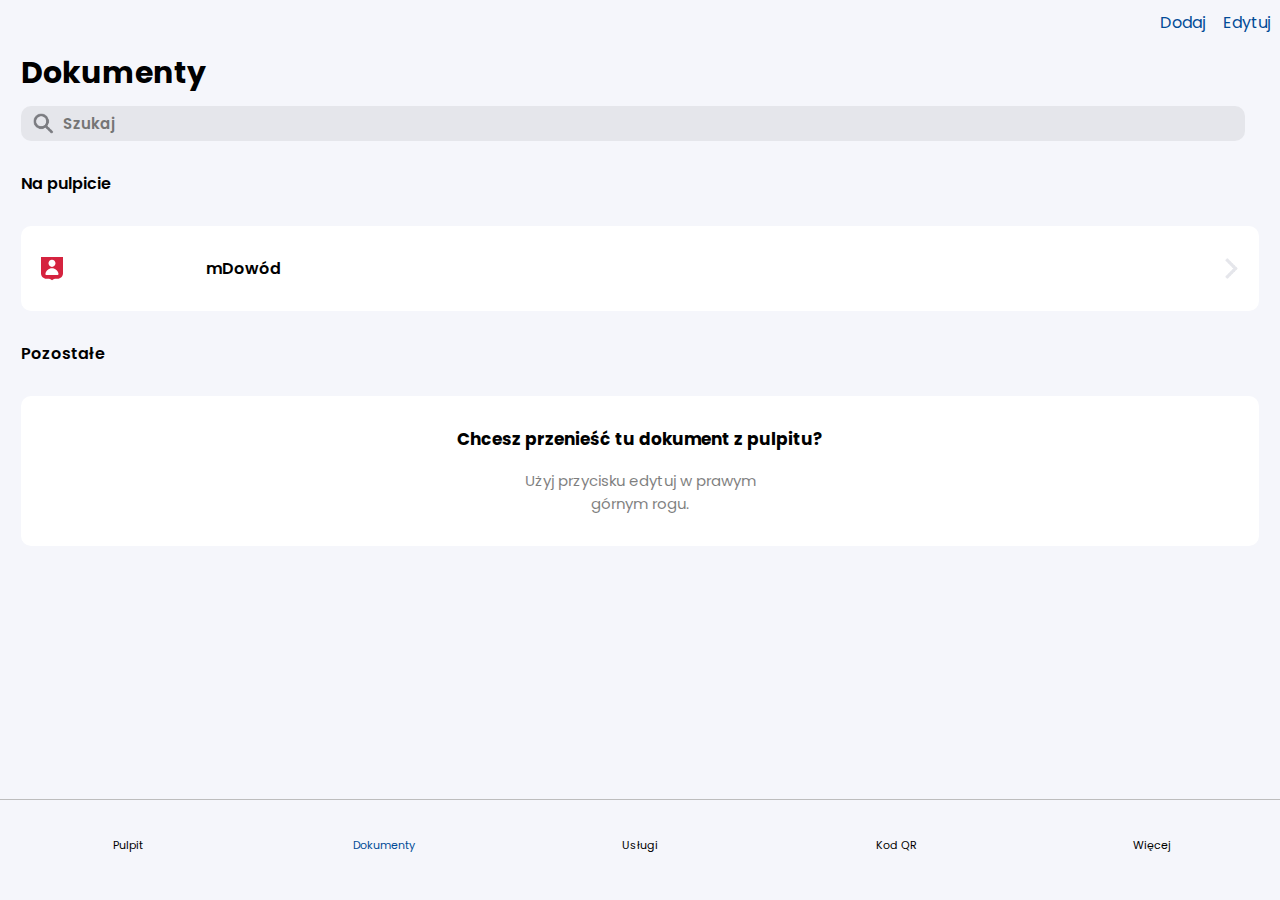
<file: dokumenty.html>
<head>
    <title>mObywatel</title>
    <meta charset="UTF-8">
    <link rel="stylesheet" href="assets/documents.css">
    <link rel="stylesheet" href="assets/main.css">
    <link rel="icon" type="image/x-icon" href="assets/images/favicon.png">
    <link rel="apple-touch-icon" href="assets/images/favicon.png">
    <link rel="shortcut icon" href="assets/images/favicon.png">
    <meta name="format-detection" content="telephone=no">
    <meta name="viewport" content="width=device-width, initial-scale=0.8, user-scalable=no">
    <meta name="mobile-web-app-capable" content="yes">
</head>
<body>
    <div class="bottom_bar">
        <div class="bottom_bar_grid">
            <div class="bottom_element_grid" send="home.html">
                <div class="bottom_element_image home"></div>
                <p class="bottom_element_text">Pulpit</p>
            </div>
            <div class="bottom_element_grid" send="dokumenty.html">
                <div class="bottom_element_image documents documents_open"></div>
                <p class="bottom_element_text open">Dokumenty</p>
            </div>
            <div class="bottom_element_grid" send="uslugi.html">
                <div class="bottom_element_image services"></div>
                <p class="bottom_element_text">Usługi</p>
            </div>
            <div class="bottom_element_grid" send="qr.html">
                <div class="bottom_element_image qr"></div>
                <p class="bottom_element_text">Kod QR</p>
            </div>
            <div class="bottom_element_grid" send="more.html">
                <div class="bottom_element_image more"></div>
                <p class="bottom_element_text">Więcej</p>
            </div>
        </div>
    </div>

    <div class="container">
        <p class="action_add action">Dodaj</p>
        <p class="action_edit action">Edytuj</p>
        <p class="main_title">Dokumenty</p>
        <div class="search_grid">
            <img class="search_icon" src="assets/images/search_icon.png">
            <input class="search" placeholder="Szukaj">
        </div>
        <p class="title">Na pulpicie</p>
        <div class="card" onclick="sendTo('index.html')">
            <img class="human" src="assets/images/human.png">
            <p class="title">mDowód</p>
            <img class="arrow" src="assets/images/arrow.png">
        </div>
        <p class="title">Pozostałe</p>
        <div class="other">
            <p class="other_title">Chcesz przenieść tu dokument z pulpitu?</p>
            <p class="other_subtitle">Użyj przycisku edytuj w prawym górnym rogu.</p>
        </div>
    </div>

    <script src="assets/bar.js"></script>
    <script src="assets/manifest.js"></script>
</body>
</file>
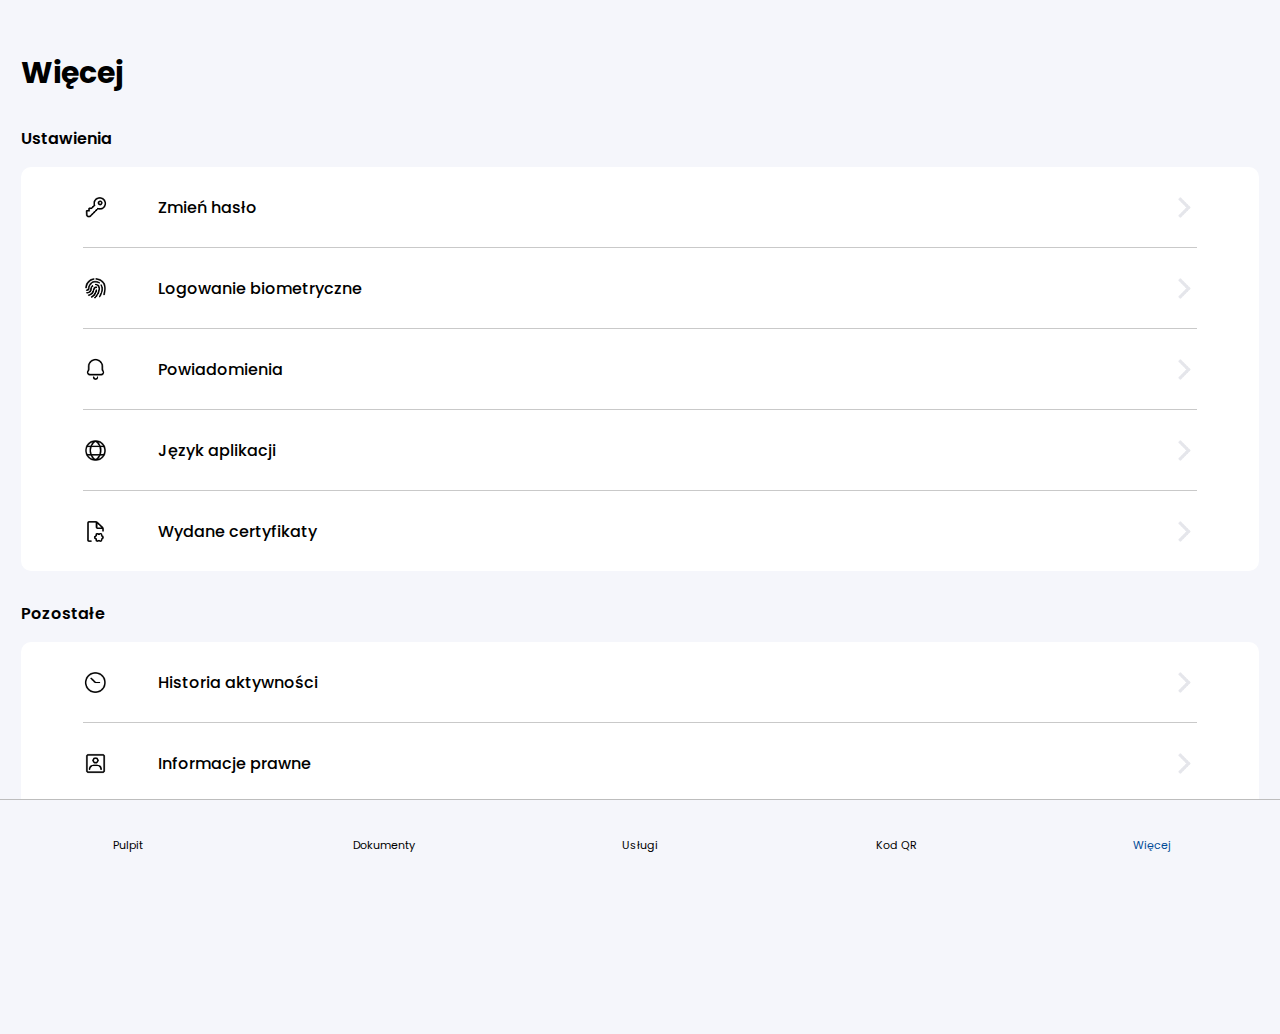
<file: more.html>
<head>
    <title>mObywatel</title>
    <meta charset="UTF-8">
    <link rel="stylesheet" href="assets/more.css">
    <link rel="stylesheet" href="assets/main.css">
    <link rel="icon" type="image/x-icon" href="assets/images/favicon.png">
    <link rel="apple-touch-icon" href="assets/images/favicon.png">
    <link rel="shortcut icon" href="assets/images/favicon.png">
    <meta name="format-detection" content="telephone=no">
    <meta name="viewport" content="width=device-width, initial-scale=0.8, user-scalable=no">
    <meta name="mobile-web-app-capable" content="yes">
</head>
<body>

    <div class="bottom_bar">
        <div class="bottom_bar_grid">
            <div class="bottom_element_grid" send="home.html">
                <div class="bottom_element_image home"></div>
                <p class="bottom_element_text">Pulpit</p>
            </div>
            <div class="bottom_element_grid" send="dokumenty.html">
                <div class="bottom_element_image documents"></div>
                <p class="bottom_element_text">Dokumenty</p>
            </div>
            <div class="bottom_element_grid" send="uslugi.html">
                <div class="bottom_element_image services"></div>
                <p class="bottom_element_text">Usługi</p>
            </div>
            <div class="bottom_element_grid" send="qr.html">
                <div class="bottom_element_image qr"></div>
                <p class="bottom_element_text">Kod QR</p>
            </div>
            <div class="bottom_element_grid" send="more">
                <div class="bottom_element_image more more_open"></div>
                <p class="bottom_element_text open">Więcej</p>
            </div>
        </div>
    </div>

    <div class="container">
        <p class="main_title">Więcej</p>
        <p class="title">Ustawienia</p>
        <div class="services_list">
            <div class="service">
                <img class="service_icon" src="assets/images/klucz.png">
                <p class="service_name">Zmień hasło</p>
                <img class="arrow" src="assets/images/arrow.png">
            </div>
            <div class="service">
                <img class="service_icon" src="assets/images/odcisk.png">
                <p class="service_name">Logowanie biometryczne</p>
                <img class="arrow" src="assets/images/arrow.png">
            </div>
            <div class="service">
                <img class="service_icon" src="assets/images/dzwoneczek.png">
                <p class="service_name">Powiadomienia</p>
                <img class="arrow" src="assets/images/arrow.png">
            </div>
            <div class="service">
                <img class="service_icon" src="assets/images/sieć.png">
                <p class="service_name">Język aplikacji</p>
                <img class="arrow" src="assets/images/arrow.png">
            </div>
            <div class="service" style="border: none;">
                <img class="service_icon" src="assets/images/plik.png">
                <p class="service_name">Wydane certyfikaty</p>
                <img class="arrow" src="assets/images/arrow.png">
            </div>
        </div>
        <p class="title">Pozostałe</p>
        <div class="services_list" style="margin-bottom: 150px;"  style="margin-bottom: 150px;">
            <div class="service">
                <img class="service_icon" src="assets/images/zegar.png">
                <p class="service_name">Historia aktywności</p>
                <img class="arrow" src="assets/images/arrow.png">
            </div>
            <div class="service">
                <img class="service_icon" src="assets/images/kontakt.png">
                <p class="service_name">Informacje prawne</p>
                <img class="arrow" src="assets/images/arrow.png">
            </div>
            <div class="service" style="border: none;">
                <img class="service_icon" src="assets/images/zapytania.png">
                <p class="service_name">Pomoc techniczna</p>
                <img class="arrow" src="assets/images/arrow.png">
            </div>
        </div>
    </div>
    </div>

    <script src="assets/bar.js"></script>
    <script src="assets/manifest.js"></script>
</body>
</file>
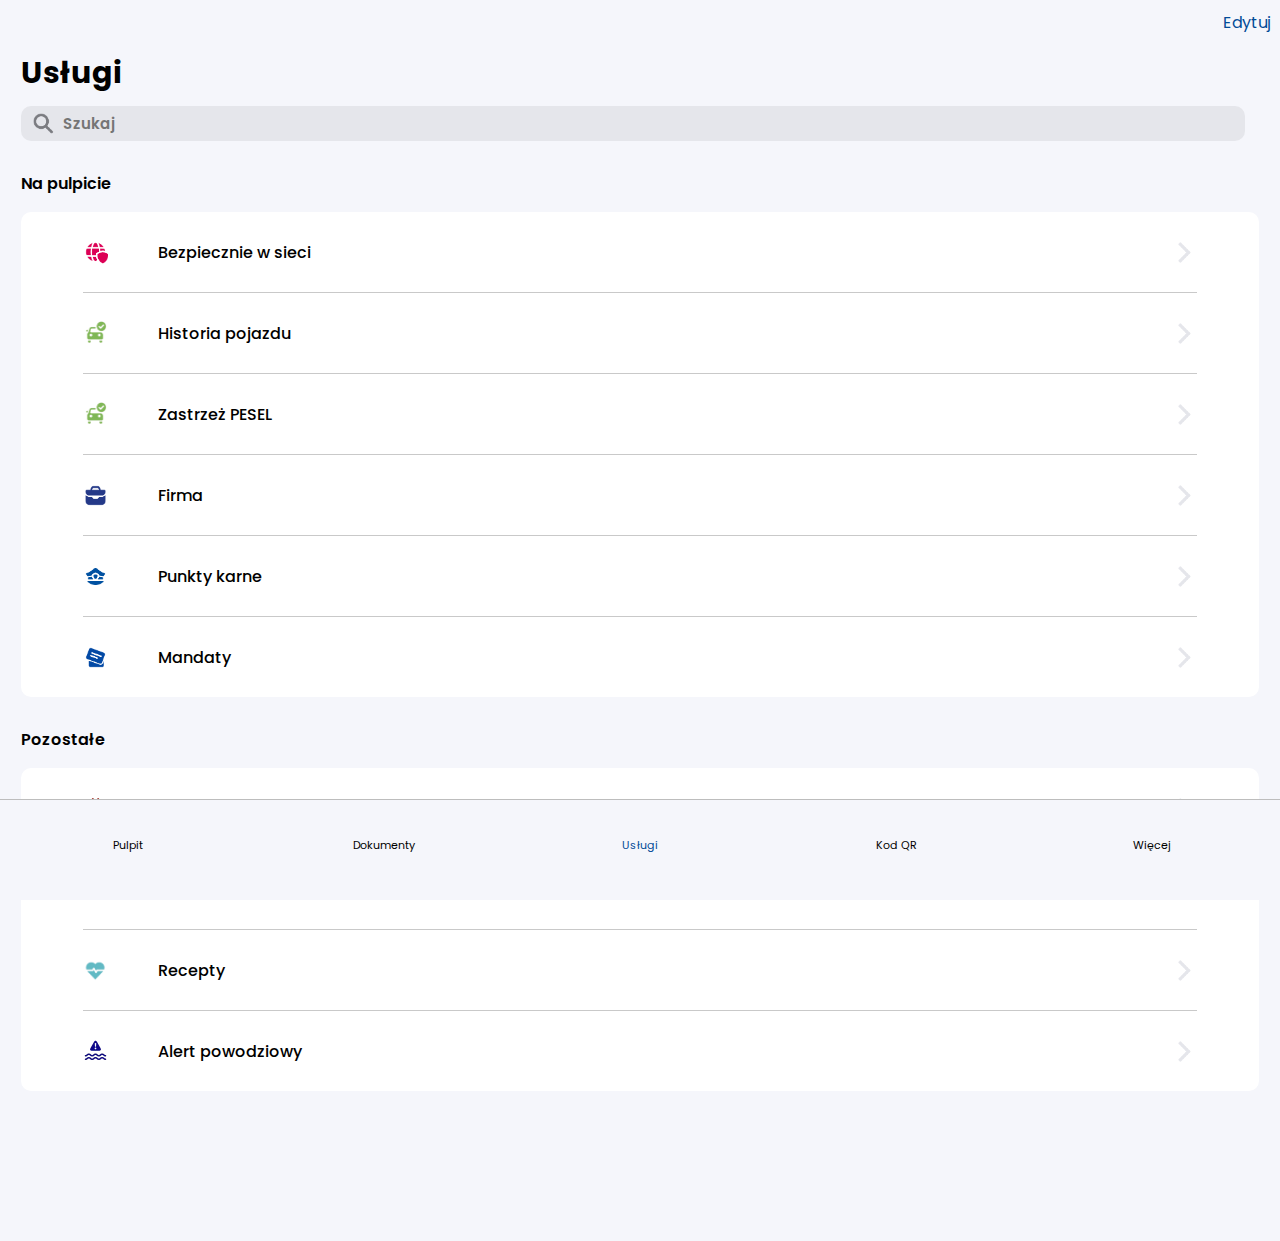
<file: uslugi.html>
<head>
    <title>mObywatel</title>
    <meta charset="UTF-8">
    <link rel="stylesheet" href="assets/services.css">
    <link rel="stylesheet" href="assets/main.css">
    <link rel="icon" type="image/x-icon" href="assets/images/favicon.png">
    <link rel="apple-touch-icon" href="assets/images/favicon.png">
    <link rel="shortcut icon" href="assets/images/favicon.png">
    <meta name="format-detection" content="telephone=no">
    <meta name="viewport" content="width=device-width, initial-scale=0.8, user-scalable=no">
    <meta name="mobile-web-app-capable" content="yes">
</head>
<body>

    <div class="bottom_bar">
        <div class="bottom_bar_grid">
            <div class="bottom_element_grid" send="home.html">
                <div class="bottom_element_image home"></div>
                <p class="bottom_element_text">Pulpit</p>
            </div>
            <div class="bottom_element_grid" send="dokumenty.html">
                <div class="bottom_element_image documents"></div>
                <p class="bottom_element_text">Dokumenty</p>
            </div>
            <div class="bottom_element_grid" send="uslugi.html">
                <div class="bottom_element_image services services_open"></div>
                <p class="bottom_element_text open">Usługi</p>
            </div>
            <div class="bottom_element_grid" send="qr.html">
                <div class="bottom_element_image qr"></div>
                <p class="bottom_element_text">Kod QR</p>
            </div>
            <div class="bottom_element_grid" send="more.html">
                <div class="bottom_element_image more"></div>
                <p class="bottom_element_text">Więcej</p>
            </div>
        </div>
    </div>

    <div class="container">
        <p class="action">Edytuj</p>
        <p class="main_title">Usługi</p>
        <div class="search_grid">
            <img class="search_icon" src="assets/images/search_icon.png">
            <input class="search" placeholder="Szukaj">
        </div>
        <p class="title">Na pulpicie</p>
        <div class="services_list">
            <div class="service">
                <img class="service_icon" src="assets/images/Bezpiecznie.png">
                <p class="service_name">Bezpiecznie w sieci</p>
                <img class="arrow" src="assets/images/arrow.png">
            </div>
            <div class="service">
                <img class="service_icon" src="assets/images/pojazd.png">
                <p class="service_name">Historia pojazdu</p>
                <img class="arrow" src="assets/images/arrow.png">
            </div>
            <div class="service">
                <img class="service_icon" src="assets/images/pojazd.png">
                <p class="service_name">Zastrzeż PESEL</p>
                <img class="arrow" src="assets/images/arrow.png">
            </div>
            <div class="service">
                <img class="service_icon" src="assets/images/firma.png">
                <p class="service_name">Firma</p>
                <img class="arrow" src="assets/images/arrow.png">
            </div>
            <div class="service">
                <img class="service_icon" src="assets/images/punkty.png"">
                <p class="service_name">Punkty karne</p>
                <img class="arrow" src="assets/images/arrow.png">
            </div>
            <div class="service" style="border: none;">
                <img class="service_icon" src="assets/images/mandaty.png">
                <p class="service_name">Mandaty</p>
                <img class="arrow" src="assets/images/arrow.png">
            </div>
        </div>
        <p class="title">Pozostałe</p>
        <div class="services_list" style="margin-bottom: 150px;">
            <div class="service">
                <img class="service_icon" src="assets/images/redPlug.png">
                <p class="service_name">Bon energetyczny</p>
                <img class="arrow" src="assets/images/arrow.png">
            </div>
            <div class="service">
                <img class="service_icon" src="assets/images/vote.png">
                <p class="service_name">Wybory</p>
                <img class="arrow" src="assets/images/arrow.png">
            </div>
            <div class="service">
                <img class="service_icon" src="assets/images/bHeart.png">
                <p class="service_name">Recepty</p>
                <img class="arrow" src="assets/images/arrow.png">
            </div>
            <div class="service" style="border: none;">
                <img class="service_icon" src="assets/images/warnWater.png">
                <p class="service_name">Alert powodziowy</p>
                <img class="arrow" src="assets/images/arrow.png">
            </div>
        </div>
    </div>

    <script src="assets/bar.js"></script>
    <script src="assets/manifest.js"></script>
</body>
</file>
<file: assets/documents.css>
.main_title{
    font-size: 30px;
    font-weight: bold;
    margin-top: 50px;
    margin-bottom: 10px;
}

.container{
    width: 98%;
    margin-left: auto;
    margin-right: auto;
    height: max-content;
}

.action{
    position: absolute;
    top: 10px;
    right: 10px;
    color: var(--text);
    height: max-content;
    margin-top: 0;
}

.action_add{
    right: 75px;
}

.title{
    font-weight: 600;
    margin-top: 30px;
}

.card{
    width: 100%;
    height: 85px;
    background-color: white;
    border-radius: 10px;
    margin-top: 30px;
    display: grid;
    grid-template-columns: 15% 30% 55%;
}

.human{
    margin-top: auto;
    margin-bottom: auto;
    margin-left: 20px;
    margin-right: auto;
}

.arrow{
    margin-left: auto;
    width: 25px;
    margin-top: auto;
    margin-bottom: auto;
    margin-right: 15px !important;
}

.other{
    border-radius: 10px;
    background-color: white;
    width: 100%;
    height: 150px;
    margin-top: 30px;
    display: grid;
    grid-template-columns: 100%;
    grid-template-rows: max-content max-content;
}

.other_title{
    margin-top: 30px;
    font-size: 17px;
    height: max-content;
    width: 100%;
    font-weight: 700;
    text-align: center;
}

.other_subtitle{
    margin-top: 0px;
    margin-bottom: 0px;
    text-align: center;
    opacity: 0.5;
    font-weight: 400;
    font-size: 15px;
    width: 250px;
    margin-left: auto;
    margin-right: auto;
}
</file>
<file: assets/main.css>
@import url('https://fonts.googleapis.com/css2?family=Poppins:ital,wght@0,100;0,200;0,300;0,400;0,500;0,600;0,700;0,800;0,900;1,100;1,200;1,300;1,400;1,500;1,600;1,700;1,800;1,900&family=Roboto:ital,wght@0,100;0,300;0,400;0,500;0,700;0,900;1,100;1,300;1,400;1,500;1,700;1,900&display=swap');

:root{
    --home: url('https://i.imgur.com/5diJrXi.png');
    --home-open: url('https://i.imgur.com/sdQYjBt.png');
    --documents: url('https://i.imgur.com/28v1TEk.png');
    --documents-open: url('https://i.imgur.com/ZHx3VDs.png');
    --services: url('https://i.imgur.com/OxfOAfO.png');
    --services-open: url('https://i.imgur.com/3V2f5uA.png');
    --qr: url('https://i.imgur.com/M9MhD3N.png');
    --qr-open: url('https://i.imgur.com/vmr8YVg.png');
    --more: url('https://i.imgur.com/V5SoHXM.png');
    --more-open: url('https://i.imgur.com/e9rnYLl.png');
    --text: #024b97;
    --shadow: 0px 0px 10px rgb(224, 224, 224);
    --background: #f5f6fb;
    --shadow-minimal: 0px 0px 5px rgb(238, 238, 238);
}

body{
    background-color: var(--background);
}

*{
    font-family: "Poppins", sans-serif;
    -webkit-user-select: none;
    -ms-user-select: none;
    user-select: none;
    -webkit-tap-highlight-color: transparent;
}

::-webkit-scrollbar {
    display: none;
}

::-webkit-scrollbar-track {
    display: none;
}

::-webkit-scrollbar-thumb {
    display: none;
}

.top_grid_fixed{
    z-index: 2;
    background-color: var(--background);
    position: fixed;
    top: -10px;
    height: 60px;
    left: 0;
    width: 100%;
    display: grid;
    margin-top: 10px;
    grid-template-columns: repeat(3, calc(100% / 3));
}

.action_grid_fixed{
    cursor: pointer;
    margin-left: 10px;
    display: grid;
    grid-template-columns: max-content max-content;
}

.back_img_fixed{
    width: 17px;
    margin-top: auto;
    margin-bottom: auto;
}

.back_text_fixed{
    color: #014A93;
    font-weight: 500;
    font-size: 18px;
    height: max-content;
    margin-top: auto;
    margin-bottom: auto;
}

.title_text_fixed{
    font-size: 18px;
    color: #3b3c41;
    text-align: center;
    width: 100%;
    font-weight: bold;
    margin-top: auto;
    margin-bottom: auto;
    height: max-content;
}

.help_img_fixed{
    width: 30px;
    margin-right: 10px;
    margin-left: auto;
    margin-top: auto;
    margin-bottom: auto;
    cursor: pointer;
}

.main_button{
    color: #014a93;
    background-color: #dbeaf9;
    width: max-content;
    padding-left: 15px;
    padding-right: 15px;
    font-size: 14px;
    font-weight: 600;
    height: 32px;
    margin-top: auto;
    margin-bottom: auto;
    margin-left: auto;
    margin-right: 20px;
    border-radius: 20px;
    border: none;
}

.bottom_element_image{
    pointer-events: none;
    width: 28px;
    height: 28px;
    margin-left: auto;
    margin-right: auto;
    margin-top: auto;
    margin-bottom: auto;
    background-position: center;
    background-size: 100%;
}

.home{
    background-image: var(--home);
}

.documents{
    background-image: var(--documents);
}

.services{
    background-image: var(--services);
}

.qr{
    background-image: var(--qr);
}

.more{
    background-image: var(--more);
}

.home_open{
    background-image: var(--home-open);
}

.documents_open{
    background-image: var(--documents-open);
}

.services_open{
    background-image: var(--services-open);
}

.qr_open{
    background-image: var(--qr-open);
}

.more_open{
    background-image: var(--more-open);
}

.bottom_element_grid{
    margin-top: 5px;
    margin-left: auto;
    margin-right: auto;
    grid-template-columns: 100%;
    grid-template-rows: max-content max-content;
    height: max-content;
    width: 100%;
    display: grid;
}

.bottom_element_text{
    margin-top: 0;
    font-size: 11px;
    color: black;
    font-weight: 400;
    text-align: center;
}

.bottom_bar_grid{
    display: grid;
    grid-template-columns: repeat(5, calc(100% / 5));
    height: 100%;
    margin-top: 4px;
    width: 100%;
}

.bottom_bar{
    position: fixed;
    background-color: #f5f6fb;
    border-top: 0.1px solid rgb(189, 189, 189);
    bottom: 0;
    left: 0;
    width: 100%;
    height: 100px;
    z-index: 1;
}

.open{
    color: var(--text);
}

.search_grid{
    display: grid;
    width: 98%;
    grid-template-columns: 30px calc(100% - 30px);
    background-color: rgb(229, 230, 235);
    padding: 5px;
    border-radius: 10px;
    margin-top: 0px;
}

.search_icon{
    width: 25px;
    margin-left: 5px;
}

.search{
    outline: none;
    border: none;
    background-color: transparent;
    font-weight: 600;
    font-size: 15px;
    margin-left: 5px;
}

.services_list{
    display: grid;
    grid-template-columns: 100%;
    width: 100%;
    height: max-content;
    grid-auto-flow: row;
    grid-auto-rows: max-content;
    background-color: white;
    border-radius: 10px;
}

.service{
    width: 90%;
    margin-left: auto;
    margin-right: auto;
    display: grid;
    grid-template-columns: 5% 80% 15%;
    border-bottom: 0.5px solid rgb(201, 201, 201);
    height: 80px;
}

.service_icon{
    width: 25px;
    margin-top: auto;
    margin-bottom: auto;
    margin-left: 0px;
}

.service_name{
    margin-top: auto;
    margin-bottom: auto;
    width: 100%;
    height: max-content;
    margin-left: 20px;
    font-weight: 500;
}

.arrow{
    width: 25px;
    margin-top: auto;
    margin-bottom: auto;
    margin-right: 0px;
    margin-left: auto;
}
</file>
<file: assets/more.css>
.container{
    width: 98%;
    margin-left: auto;
    margin-right: auto;
    height: max-content;
}

.title{
    font-weight: 600;
    margin-top: 30px;
}

.main_title{
    font-size: 30px;
    font-weight: bold;
    margin-top: 50px;
    margin-bottom: 0;
}
</file>
<file: assets/services.css>
.container{
    width: 98%;
    margin-left: auto;
    margin-right: auto;
    height: max-content;
}

.title{
    font-weight: 600;
    margin-top: 30px;
}

.main_title{
    font-size: 30px;
    font-weight: bold;
    margin-top: 50px;
    margin-bottom: 10px;
}

.action{
    position: absolute;
    top: 10px;
    right: 10px;
    color: var(--text);
    height: max-content;
    margin-top: 0;
}
</file>
